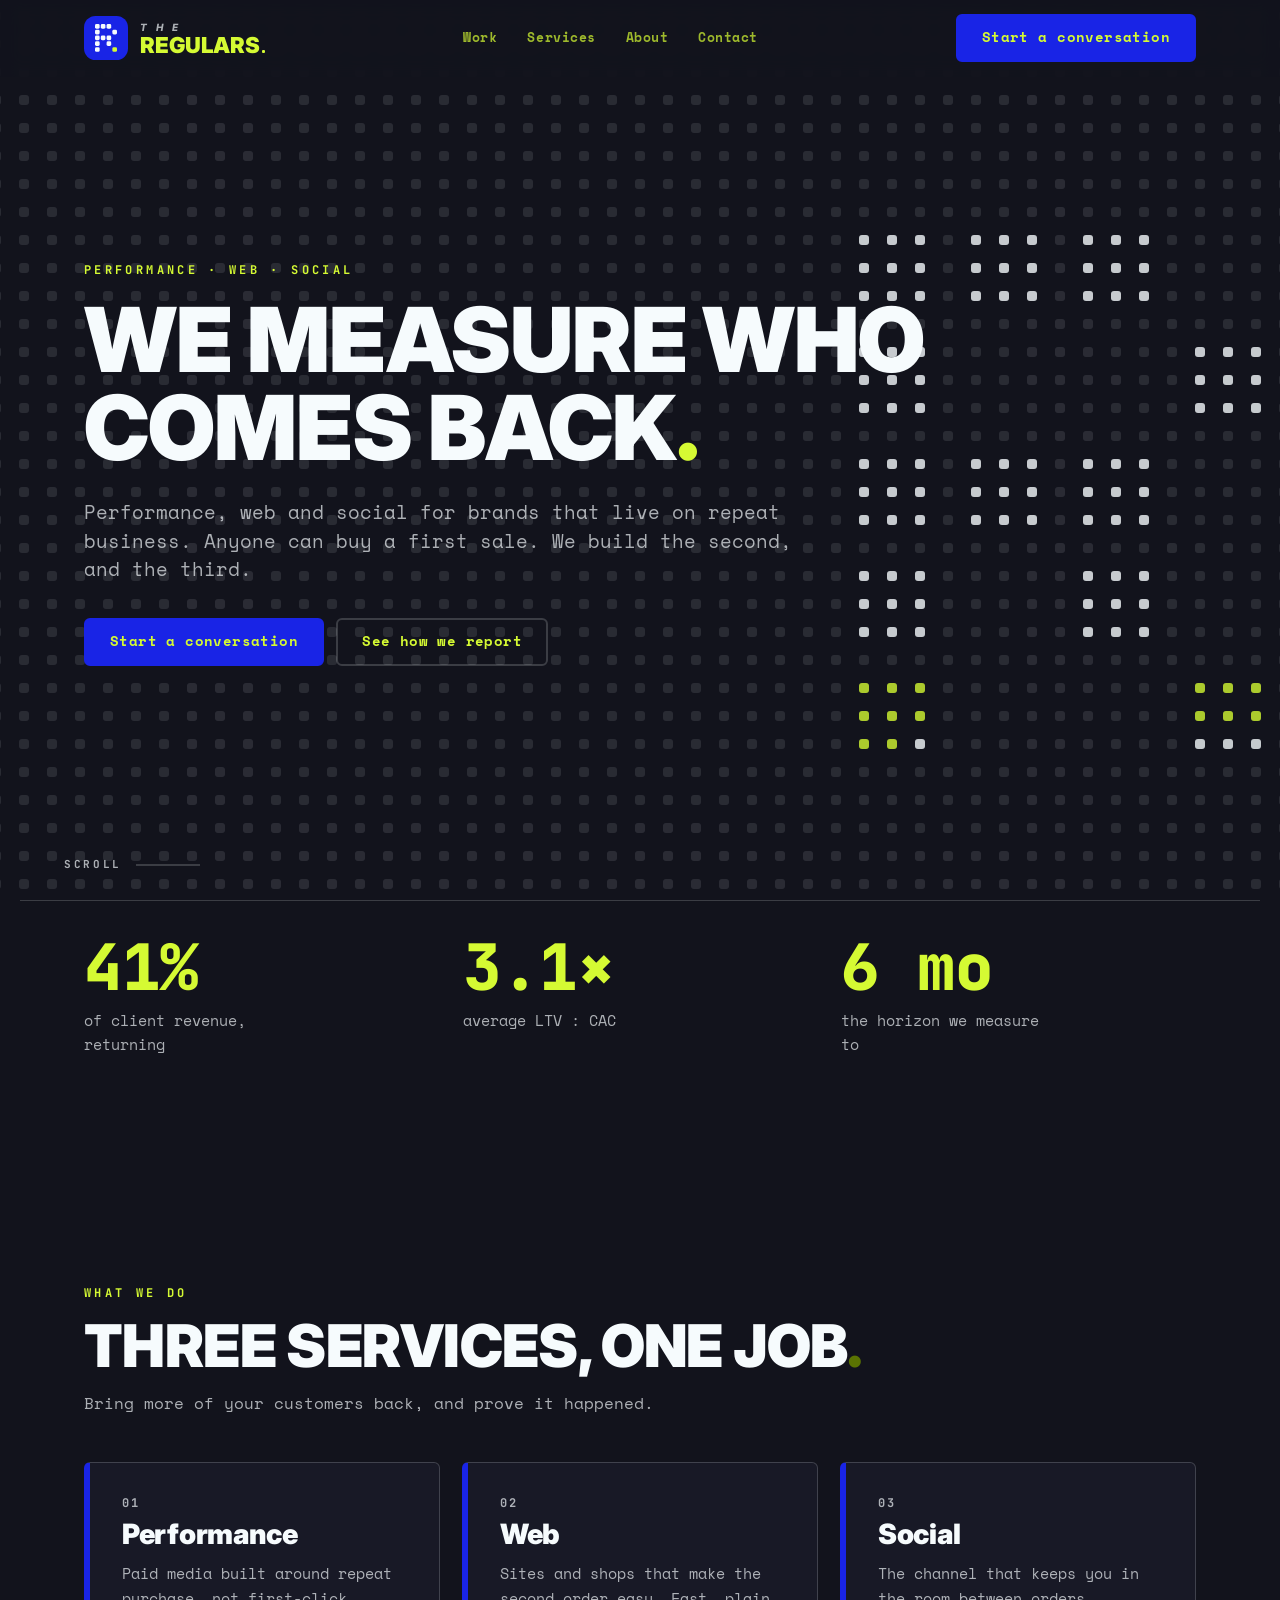
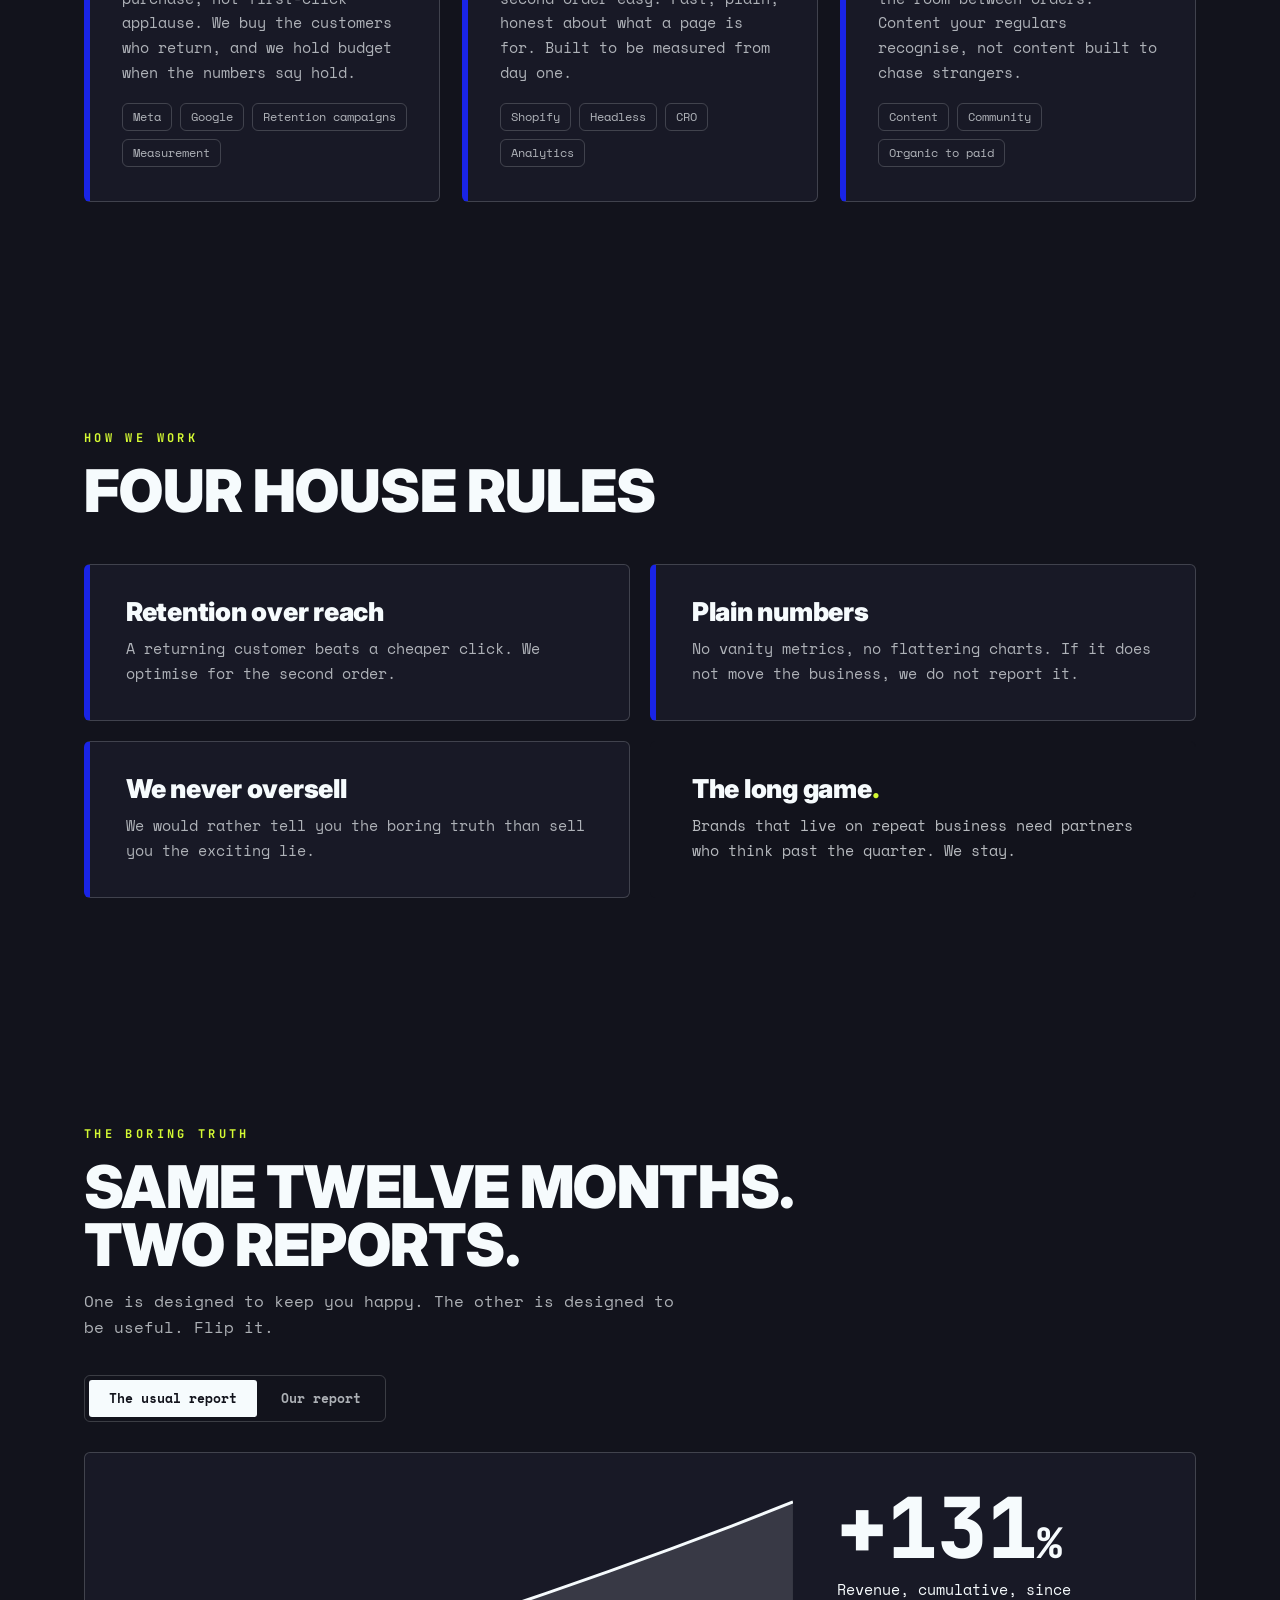
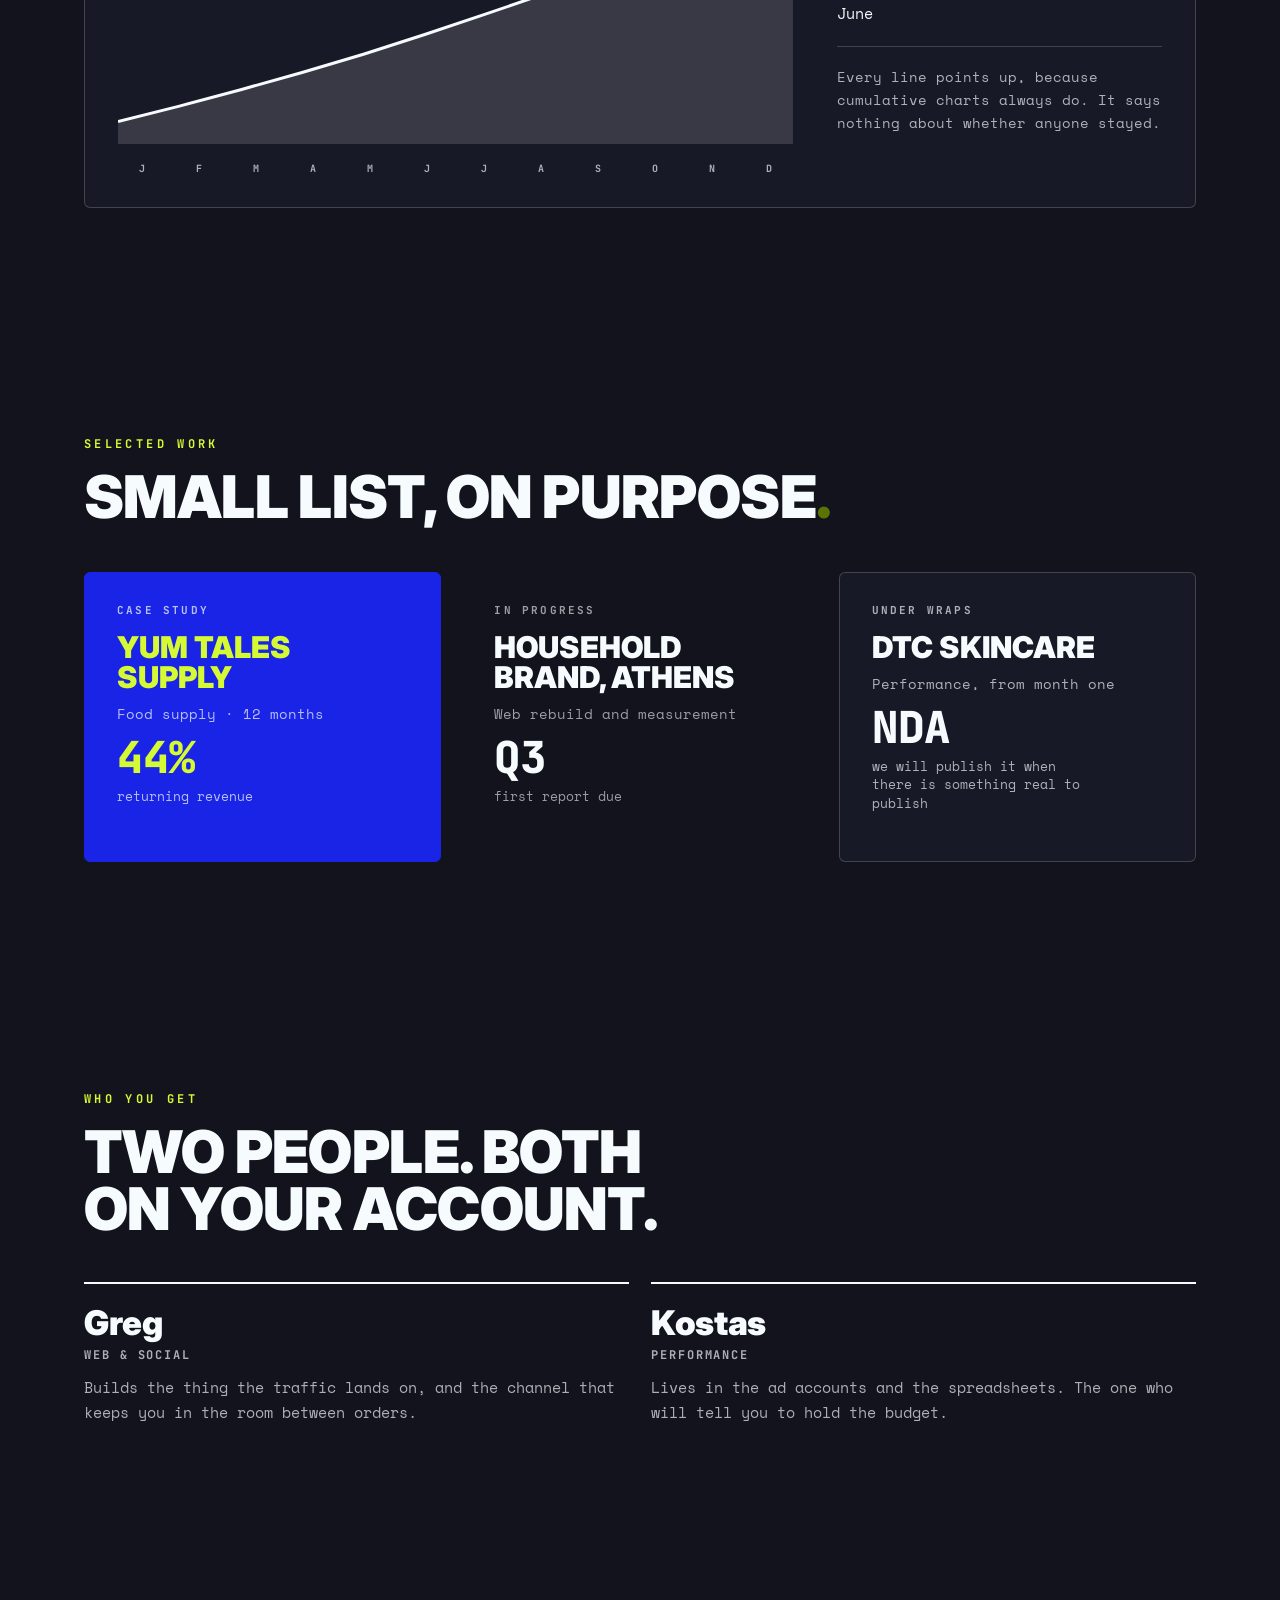
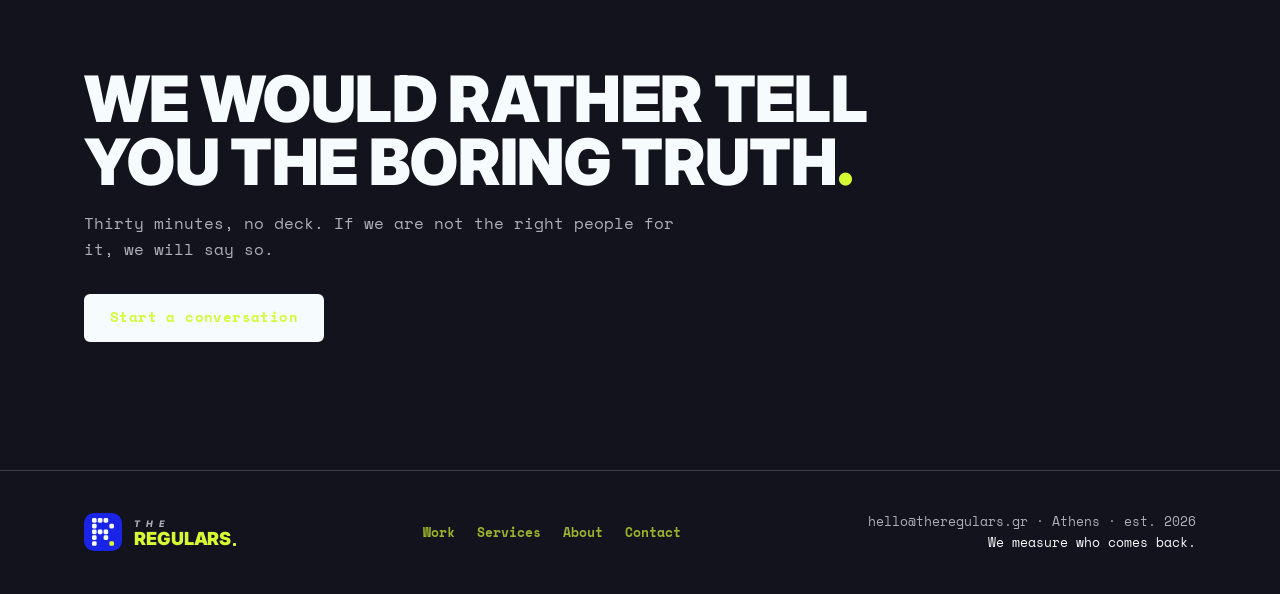
<file: versions/2/index.html>
<!doctype html>
<html lang="en" data-ground="ink">
<head>
<meta charset="utf-8">
<meta name="viewport" content="width=device-width, initial-scale=1, viewport-fit=cover">
<title>The Regulars · We measure who comes back</title>
<meta name="description" content="Performance, web and social for brands that live on repeat business. Anyone can buy a first sale. We build the second, and the third.">
<meta name="theme-color" content="#12131C">
<meta property="og:title" content="The Regulars">
<meta property="og:description" content="We measure who comes back, and we say it in plain numbers.">
<meta property="og:type" content="website">
<link rel="icon" href="data:image/svg+xml,<svg xmlns='http://www.w3.org/2000/svg' viewBox='0 0 100 100'><rect width='100' height='100' rx='26' fill='%231924e6'/><g transform='translate(23.4,16.4)' fill='%23f6fbfd'><rect width='11.2' height='11.2' rx='3.4'/><rect x='14' width='11.2' height='11.2' rx='3.4'/><rect x='28' width='11.2' height='11.2' rx='3.4'/><rect y='14' width='11.2' height='11.2' rx='3.4'/><rect x='42' y='14' width='11.2' height='11.2' rx='3.4'/><rect y='28' width='11.2' height='11.2' rx='3.4'/><rect x='14' y='28' width='11.2' height='11.2' rx='3.4'/><rect x='28' y='28' width='11.2' height='11.2' rx='3.4'/><rect y='42' width='11.2' height='11.2' rx='3.4'/><rect x='28' y='42' width='11.2' height='11.2' rx='3.4'/><rect y='56' width='11.2' height='11.2' rx='3.4'/><rect x='42' y='56' width='11.2' height='11.2' rx='3.4' fill='%23d5fa33'/></g></svg>">
<link rel="preconnect" href="https://fonts.googleapis.com">
<link rel="preconnect" href="https://fonts.gstatic.com" crossorigin>
<link href="https://fonts.googleapis.com/css2?family=Inter:wght@400;600;800;900&family=JetBrains+Mono:wght@700;800&family=Space+Mono:wght@400;700&display=swap" rel="stylesheet">
<link rel="stylesheet" href="assets/css/main.css">
</head>
<body>

<!-- the dot R, defined once -->
<svg width="0" height="0" aria-hidden="true" style="position:absolute">
  <defs>
    <g id="dR">
      <rect x="0"  y="0"  width="11.2" height="11.2" rx="3.4"/>
      <rect x="14" y="0"  width="11.2" height="11.2" rx="3.4"/>
      <rect x="28" y="0"  width="11.2" height="11.2" rx="3.4"/>
      <rect x="0"  y="14" width="11.2" height="11.2" rx="3.4"/>
      <rect x="42" y="14" width="11.2" height="11.2" rx="3.4"/>
      <rect x="0"  y="28" width="11.2" height="11.2" rx="3.4"/>
      <rect x="14" y="28" width="11.2" height="11.2" rx="3.4"/>
      <rect x="28" y="28" width="11.2" height="11.2" rx="3.4"/>
      <rect x="0"  y="42" width="11.2" height="11.2" rx="3.4"/>
      <rect x="28" y="42" width="11.2" height="11.2" rx="3.4"/>
      <rect x="0"  y="56" width="11.2" height="11.2" rx="3.4"/>
    </g>
  </defs>
</svg>

<canvas id="matrix" aria-hidden="true"></canvas>
<a class="skip" href="#main">Skip to content</a>

<header class="nav" id="nav">
  <div class="nav__in">
    <a class="lockup" href="#/" aria-label="The Regulars, home">
      <span class="lockup__box"><svg class="mark" viewBox="0 0 53.2 67.2" aria-hidden="true"><use href="#dR"/><rect class="mark__dot" x="42" y="56" width="11.2" height="11.2" rx="3.4"/></svg></span>
      <span class="lockup__type">
        <span class="lockup__the"><i>T</i><i>H</i><i>E</i></span>
        <span class="lockup__word">REGULARS<b></b></span>
      </span>
    </a>

    <nav class="nav__links" aria-label="Main">
      <a href="#/work">Work</a>
      <a href="#/services">Services</a>
      <a href="#/about">About</a>
      <a href="#/contact">Contact</a>
    </nav>

    <div class="nav__end">
      <a class="btn btn--pri" href="#/contact">Start a conversation</a>
      <button class="burger" id="burger" type="button" aria-label="Menu" aria-expanded="false"><i></i><i></i></button>
    </div>
  </div>
</header>

<main id="main">

<!-- ══════════════ HOME ══════════════ -->
<div class="route" data-route="">

  <section class="hero" data-ground="ink">
    <div class="wrap">
      <p class="eyebrow rv">Performance · Web · Social</p>
      <h1 class="rv">We measure who<br>comes back<span class="dot">.</span></h1>
      <p class="lede rv">Performance, web and social for brands that live on repeat business. Anyone can buy a first sale. We build the second, and the third.</p>
      <div class="row rv">
        <a class="btn btn--pri" href="#/contact">Start a conversation</a>
        <a class="btn btn--ghost" href="#/services">See how we report</a>
      </div>
    </div>
    <div class="hero__scroll" aria-hidden="true"><span>scroll</span><i></i></div>
  </section>

  <section class="proof" data-ground="ink">
    <div class="wrap proof__grid">
      <div class="stat rv"><p class="stat__n" data-count="41" data-suffix="%">41%</p><p class="stat__l">of client revenue, returning</p></div>
      <div class="stat rv"><p class="stat__n" data-count="3.1" data-suffix="&times;">3.1&times;</p><p class="stat__l">average LTV : CAC</p></div>
      <div class="stat rv"><p class="stat__n" data-count="6" data-suffix=" mo">6 mo</p><p class="stat__l">the horizon we measure to</p></div>
    </div>
  </section>

  <section class="sect" data-ground="surface" id="what">
    <div class="wrap">
      <p class="eyebrow rv">What we do</p>
      <h2 class="rv">Three services, one job<span class="dot dot--lime">.</span></h2>
      <p class="sub rv">Bring more of your customers back, and prove it happened.</p>
      <div class="cards">
        <article class="card rv">
          <p class="card__k">01</p>
          <h3>Performance</h3>
          <p>Paid media built around repeat purchase, not first-click applause. We buy the customers who return, and we hold budget when the numbers say hold.</p>
          <ul class="tags"><li>Meta</li><li>Google</li><li>Retention campaigns</li><li>Measurement</li></ul>
        </article>
        <article class="card rv">
          <p class="card__k">02</p>
          <h3>Web</h3>
          <p>Sites and shops that make the second order easy. Fast, plain, honest about what a page is for. Built to be measured from day one.</p>
          <ul class="tags"><li>Shopify</li><li>Headless</li><li>CRO</li><li>Analytics</li></ul>
        </article>
        <article class="card rv">
          <p class="card__k">03</p>
          <h3>Social</h3>
          <p>The channel that keeps you in the room between orders. Content your regulars recognise, not content built to chase strangers.</p>
          <ul class="tags"><li>Content</li><li>Community</li><li>Organic to paid</li></ul>
        </article>
      </div>
    </div>
  </section>

  <section class="sect" data-ground="surface" id="rules">
    <div class="wrap">
      <p class="eyebrow rv">How we work</p>
      <h2 class="rv">Four house rules</h2>
      <div class="rules">
        <div class="rule rv"><h3>Retention over reach</h3><p>A returning customer beats a cheaper click. We optimise for the second order.</p></div>
        <div class="rule rv"><h3>Plain numbers</h3><p>No vanity metrics, no flattering charts. If it does not move the business, we do not report it.</p></div>
        <div class="rule rv"><h3>We never oversell</h3><p>We would rather tell you the boring truth than sell you the exciting lie.</p></div>
        <div class="rule rule--ink rv"><h3>The long game<span class="dot">.</span></h3><p>Brands that live on repeat business need partners who think past the quarter. We stay.</p></div>
      </div>
    </div>
  </section>

  <!-- the interactive centrepiece -->
  <section class="sect truth" data-ground="ink" id="truth">
    <div class="wrap">
      <p class="eyebrow rv">The boring truth</p>
      <h2 class="rv">Same twelve months.<br>Two reports.</h2>
      <p class="sub rv">One is designed to keep you happy. The other is designed to be useful. Flip it.</p>

      <div class="truth__switch rv" role="group" aria-label="Report style">
        <button type="button" class="is-on" data-mode="usual">The usual report</button>
        <button type="button" data-mode="ours">Our report</button>
      </div>

      <div class="truth__panel rv" id="truthPanel">
        <div class="truth__chart">
          <svg id="chartUsual" viewBox="0 0 620 260" preserveAspectRatio="none" aria-hidden="true">
            <path class="area" d=""/><path class="line" d=""/>
          </svg>
          <div id="chartOurs" class="bars" aria-hidden="true"></div>
          <div class="truth__axis" id="truthAxis"></div>
        </div>
        <div class="truth__read">
          <div id="readUsual">
            <p class="truth__big">+131<span>%</span></p>
            <p class="truth__lab">Revenue, cumulative, since June</p>
            <p class="truth__note">Every line points up, because cumulative charts always do. It says nothing about whether anyone stayed.</p>
          </div>
          <div id="readOurs" hidden>
            <p class="truth__big">41<span>%</span></p>
            <p class="truth__lab">of December revenue came from customers who already bought</p>
            <ul class="truth__list">
              <li><span>Repeat-order rate</span><b>31%</b></li>
              <li><span>LTV : CAC</span><b>3.4&times;</b></li>
              <li><span>New customers, month 12</span><b>-8%</b></li>
            </ul>
            <p class="truth__note">Acquisition slowed. We said so, on the call, in month nine. The business still grew, because the base held.</p>
          </div>
        </div>
      </div>
    </div>
  </section>

  <section class="sect" data-ground="surface" id="work">
    <div class="wrap">
      <p class="eyebrow rv">Selected work</p>
      <h2 class="rv">Small list, on purpose<span class="dot dot--lime">.</span></h2>
      <div class="tiles">
        <a class="tile tile--blue rv" href="#/case">
          <span class="tile__k">Case study</span>
          <span class="tile__h">Yum Tales Supply</span>
          <span class="tile__m">Food supply · 12 months</span>
          <span class="tile__n">44%<i>returning revenue</i></span>
        </a>
        <div class="tile tile--ink rv">
          <span class="tile__k">In progress</span>
          <span class="tile__h">Household brand, Athens</span>
          <span class="tile__m">Web rebuild and measurement</span>
          <span class="tile__n">Q3<i>first report due</i></span>
        </div>
        <div class="tile rv">
          <span class="tile__k">Under wraps</span>
          <span class="tile__h">DTC skincare</span>
          <span class="tile__m">Performance, from month one</span>
          <span class="tile__n">NDA<i>we will publish it when there is something real to publish</i></span>
        </div>
      </div>
    </div>
  </section>

  <section class="sect" data-ground="surface" id="founders">
    <div class="wrap">
      <p class="eyebrow rv">Who you get</p>
      <h2 class="rv">Two people. Both on your account.</h2>
      <div class="people">
        <article class="person rv"><h3>Greg</h3><p class="person__r">Web &amp; social</p><p>Builds the thing the traffic lands on, and the channel that keeps you in the room between orders.</p></article>
        <article class="person rv"><h3>Kostas</h3><p class="person__r">Performance</p><p>Lives in the ad accounts and the spreadsheets. The one who will tell you to hold the budget.</p></article>
      </div>
    </div>
  </section>

  <section class="cta" data-ground="blue">
    <div class="wrap cta__in">
      <h2 class="rv">We would rather tell you the boring truth<span class="dot">.</span></h2>
      <p class="sub rv">Thirty minutes, no deck. If we are not the right people for it, we will say so.</p>
      <a class="btn btn--on-blue rv" href="#/contact">Start a conversation</a>
    </div>
  </section>
</div>

<!-- ══════════════ WORK ══════════════ -->
<div class="route" data-route="work" hidden>
  <section class="page-head" data-ground="ink">
    <div class="wrap">
      <p class="eyebrow rv">Work</p>
      <h1 class="rv">Three clients. One of them we can name<span class="dot">.</span></h1>
      <p class="lede rv">We take on few accounts because the work is monthly, hands on, and measured to six months. This page will grow slowly. That is the point.</p>
    </div>
  </section>

  <section class="sect" data-ground="surface">
    <div class="wrap">
      <div class="tiles tiles--wide">
        <a class="tile tile--blue rv" href="#/case">
          <span class="tile__k">Case study</span>
          <span class="tile__h">Yum Tales Supply</span>
          <span class="tile__m">Food supply · Athens · 12 months</span>
          <span class="tile__n">44%<i>returning revenue</i></span>
        </a>
        <div class="tile tile--ink rv">
          <span class="tile__k">In progress</span>
          <span class="tile__h">Household brand, Athens</span>
          <span class="tile__m">Web rebuild and measurement</span>
          <span class="tile__n">Q3<i>first report due</i></span>
        </div>
        <div class="tile rv">
          <span class="tile__k">Under wraps</span>
          <span class="tile__h">DTC skincare</span>
          <span class="tile__m">Performance, from month one</span>
          <span class="tile__n">NDA<i>we will publish it when there is something real to publish</i></span>
        </div>
      </div>
      <p class="note rv">No logo wall. A logo is not a result.</p>
    </div>
  </section>
</div>

<!-- ══════════════ CASE ══════════════ -->
<div class="route" data-route="case" hidden>
  <section class="page-head" data-ground="ink">
    <div class="wrap">
      <p class="eyebrow rv"><a href="#/work" class="back">Work</a> · Case study</p>
      <h1 class="rv">Yum Tales Supply<span class="dot">.</span></h1>
      <p class="lede rv">Food supply, Athens. Twelve months of the unglamorous work: fewer promotions, better measurement, and a second order that finally arrived on its own.</p>
      <div class="kpis">
        <div class="kpi rv"><p class="kpi__n" data-count="44" data-suffix="%">44%</p><p class="kpi__l">returning revenue</p></div>
        <div class="kpi rv"><p class="kpi__n" data-count="31" data-suffix="%">31%</p><p class="kpi__l">repeat-order rate</p></div>
        <div class="kpi rv"><p class="kpi__n" data-count="3.4" data-suffix="&times;">3.4&times;</p><p class="kpi__l">LTV : CAC</p></div>
      </div>
    </div>
  </section>

  <section class="sect" data-ground="surface">
    <div class="wrap case">
      <div class="case__col">
        <article class="rv"><p class="eyebrow">The problem</p><p>Sales looked healthy and the ad account looked healthy. The customer file did not. Four in five buyers never came back, and every good month needed a discount to make it good.</p></article>
        <article class="rv"><p class="eyebrow">What we did</p><p>Rebuilt measurement around cohorts instead of campaigns. Cut the two campaigns that bought one-time discount hunters. Rewrote the post-purchase flow around reorder timing, and rebuilt three product pages so a returning customer could reorder in two taps.</p></article>
        <article class="rv"><p class="eyebrow">What we did not do</p><p>We did not raise the budget for seven months. Twice we recommended spending less. The monthly report said so in one line, at the top.</p></article>
      </div>
      <div class="case__chart rv">
        <p class="eyebrow">Returning revenue, month by month</p>
        <div class="chart" id="caseChart" aria-hidden="true"></div>
        <p class="note">Blue is what came back. The last bar is the month the base outgrew acquisition.</p>
      </div>
    </div>
  </section>

  <section class="cta" data-ground="blue">
    <div class="wrap cta__in">
      <h2 class="rv">Want the same, slowly<span class="dot">.</span></h2>
      <p class="sub rv">It compounds. It also takes six months before it looks like anything.</p>
      <a class="btn btn--on-blue rv" href="#/contact">Start a conversation</a>
    </div>
  </section>
</div>

<!-- ══════════════ SERVICES ══════════════ -->
<div class="route" data-route="services" hidden>
  <section class="page-head" data-ground="ink">
    <div class="wrap">
      <p class="eyebrow rv">Services</p>
      <h1 class="rv">What we do, and how we report it<span class="dot">.</span></h1>
      <p class="lede rv">Three services that share one measurement model. You get the same four numbers every month, in the same order, whether they flatter us or not.</p>
    </div>
  </section>

  <section class="sect" data-ground="surface">
    <div class="wrap svc">
      <article class="svc__row rv">
        <div class="svc__k"><span>01</span><h2>Performance</h2></div>
        <div class="svc__body">
          <p>Meta and Google, bought against repeat purchase. We split new from returning revenue at the account level, so a good month cannot hide behind a discount. Creative is tested in small, boring increments.</p>
          <p class="svc__how"><b>How we report it</b> New customers, cost per new customer, returning revenue share, and contribution after ad spend. Four numbers, one page, every month.</p>
        </div>
      </article>
      <article class="svc__row rv">
        <div class="svc__k"><span>02</span><h2>Web</h2></div>
        <div class="svc__body">
          <p>Sites and shops in Shopify or headless, built so the second order takes two taps. Speed, clarity, and a checkout that does not lose people. Measurement is wired in before launch, not after.</p>
          <p class="svc__how"><b>How we report it</b> Conversion by customer type, reorder rate, page speed on real devices, and what changed since the last release.</p>
        </div>
      </article>
      <article class="svc__row rv">
        <div class="svc__k"><span>03</span><h2>Social</h2></div>
        <div class="svc__body">
          <p>The channel between orders. Content your existing customers recognise, in a voice that sounds like the business rather than a trend. What performs organically becomes paid, not the other way round.</p>
          <p class="svc__how"><b>How we report it</b> Reach we paid for versus reach we earned, saves and replies, and how much returning revenue arrived through the channel.</p>
        </div>
      </article>
    </div>
  </section>

  <section class="sect" data-ground="surface">
    <div class="wrap">
      <div class="panel rv">
        <h2>What a month looks like</h2>
        <ol class="steps">
          <li><span>Week 1</span><p>A short call, a one-page report, and the number we got wrong last month.</p></li>
          <li><span>Weeks 2 &amp; 3</span><p>The work. Tests run small, changes ship, nothing is announced before it is measured.</p></li>
          <li><span>Week 4</span><p>Cohorts close. We write the plain-numbers page for the month, including what we would hold or cut.</p></li>
        </ol>
      </div>
    </div>
  </section>
</div>

<!-- ══════════════ ABOUT ══════════════ -->
<div class="route" data-route="about" hidden>
  <section class="page-head" data-ground="ink">
    <div class="wrap">
      <p class="eyebrow rv">About</p>
      <h1 class="rv">Anyone can buy a first sale<span class="dot">.</span></h1>
      <p class="lede rv">The Regulars started with a frustration: an industry addicted to day-one numbers that flatter and fade. We do the unglamorous work that compounds, retention, repeat orders, the customers who come back on their own. Then we show it in plain numbers, not a flattering chart.</p>
    </div>
  </section>

  <section class="sect" data-ground="surface">
    <div class="wrap">
      <p class="eyebrow rv">What we believe</p>
      <h2 class="rv">Four house rules</h2>
      <div class="rules">
        <div class="rule rv"><h3>Retention over reach</h3><p>A returning customer beats a cheaper click. We optimise for the second order.</p></div>
        <div class="rule rv"><h3>Plain numbers</h3><p>No vanity metrics, no flattering charts. If it does not move the business, we do not report it.</p></div>
        <div class="rule rv"><h3>We never oversell</h3><p>We would rather tell you the boring truth than sell you the exciting lie.</p></div>
        <div class="rule rule--ink rv"><h3>The long game<span class="dot">.</span></h3><p>Brands that live on repeat business need partners who think past the quarter. We stay.</p></div>
      </div>
    </div>
  </section>

  <section class="sect" data-ground="surface">
    <div class="wrap">
      <p class="eyebrow rv">Founders</p>
      <h2 class="rv">Two people, Athens</h2>
      <div class="people">
        <article class="person rv"><h3>Greg</h3><p class="person__r">Web &amp; social</p><p>Builds the site and runs the channel between orders. Believes half of what gets called a creative problem is a load-time problem.</p></article>
        <article class="person rv"><h3>Kostas</h3><p class="person__r">Performance</p><p>Buys the media and keeps the measurement honest. Came out of a bigger agency and left over exactly the habits described above.</p></article>
      </div>
      <div class="voice rv">
        <div class="voice__col">
          <p class="eyebrow eyebrow--lime">We say</p>
          <p class="say">"Here's what came back this month, and what didn't."</p>
          <p class="say">"We'd hold that budget. Here's why."</p>
          <p class="say">"Slower, but it compounds."</p>
        </div>
        <div class="voice__col">
          <p class="eyebrow eyebrow--mute">We never say</p>
          <p class="say say--no">"Let's go viral and disrupt the space!"</p>
          <p class="say say--no">"Guaranteed 10&times; overnight."</p>
          <p class="say say--no">"Synergistic growth-hacking ninjas."</p>
        </div>
      </div>
      <p class="note rv">Athens · est. 2026</p>
    </div>
  </section>
</div>

<!-- ══════════════ CONTACT ══════════════ -->
<div class="route" data-route="contact" hidden>
  <section class="page-head" data-ground="ink">
    <div class="wrap">
      <p class="eyebrow rv">Contact</p>
      <h1 class="rv">Tell us what you sell<span class="dot">.</span></h1>
      <p class="lede rv">Thirty minutes, no deck. Bring last month's numbers if you have them. We will tell you plainly whether we are the right people for it.</p>
    </div>
  </section>

  <section class="sect" data-ground="surface">
    <div class="wrap contact">
      <form class="form rv" id="form" novalidate>
        <label class="f"><span>Your name</span><input id="fName" name="name" autocomplete="name" required></label>
        <label class="f"><span>Email</span><input id="fMail" name="email" type="email" autocomplete="email" required></label>
        <label class="f"><span>Website, if there is one</span><input id="fSite" name="site"></label>
        <label class="f f--full"><span>What are you selling, and what is stuck?</span><textarea id="fMsg" name="message" rows="4"></textarea></label>
        <button class="btn btn--pri" type="submit">Send it</button>
        <p class="form__msg" id="formMsg" role="status"></p>
      </form>
      <aside class="contact__side rv">
        <p class="eyebrow">Direct</p>
        <p class="contact__mail"><a href="mailto:hello@theregulars.gr">hello@theregulars.gr</a></p>
        <p class="contact__meta">Athens, Greece<br>Monday to Friday, we answer within one working day.</p>
        <p class="contact__meta contact__meta--sm">No newsletter, no drip sequence, no follow-up cadence. One reply from one of us.</p>
      </aside>
    </div>
  </section>
</div>

</main>

<footer class="foot" data-ground="ink">
  <div class="wrap foot__in">
    <a class="lockup lockup--sm" href="#/">
      <span class="lockup__box"><svg class="mark" viewBox="0 0 53.2 67.2" aria-hidden="true"><use href="#dR"/><rect class="mark__dot" x="42" y="56" width="11.2" height="11.2" rx="3.4"/></svg></span>
      <span class="lockup__type"><span class="lockup__the"><i>T</i><i>H</i><i>E</i></span><span class="lockup__word">REGULARS<b></b></span></span>
    </a>
    <nav class="foot__nav" aria-label="Footer">
      <a href="#/work">Work</a><a href="#/services">Services</a><a href="#/about">About</a><a href="#/contact">Contact</a>
    </nav>
    <p class="foot__meta">hello@theregulars.gr · Athens · est. 2026<br><span>We measure who comes back.</span></p>
  </div>
</footer>

<script src="assets/js/matrix.js" defer></script>
<script src="assets/js/app.js" defer></script>
</body>
</html>
</file>
<file: versions/2/assets/css/main.css>
/* ══════════════════════════════════════════════════════════
   THE REGULARS · site stylesheet
   Surface breathes · ink anchors · blue carries · neon sparks
   Balance 60 / 30 / 10. One neon element per viewport.
   ══════════════════════════════════════════════════════════ */

:root{
  /* brand tokens (do not invent others) */
  --surface:#F6FBFD;
  --ink:#12131C;
  --blue:#1924E6;
  --neon:#D5FA33;
  --lime:#5A7302;

  /* ground-dependent roles, default = surface */
  --ground:var(--surface);
  --on:var(--ink);
  --muted:rgb(20 23 43 / .62);
  --line:rgb(20 23 43 / .14);
  --card:#fff;
  --accent:var(--blue);
  --spark:var(--lime);
  --dots:25 36 230;      /* matrix dot colour, rgb triplet */
  --dot-a:.12;

  --display:"Inter",system-ui,-apple-system,"Helvetica Neue",Arial,sans-serif;
  --mono:"Space Mono",ui-monospace,SFMono-Regular,Menlo,monospace;
  --data:"JetBrains Mono",ui-monospace,SFMono-Regular,Menlo,monospace;

  --wrap:1240px;
  --pad:clamp(20px,5vw,72px);
  --r:6px;
  --rbox:26%;
  --fast:140ms;
  --ease:cubic-bezier(.2,.7,.3,1);
}
:root[data-ground="ink"]{
  --ground:var(--ink); --on:var(--surface);
  --muted:rgb(246 251 253 / .68);
  --line:rgb(246 251 253 / .18);
  --card:#181926;
  --accent:var(--neon);
  --spark:var(--neon);
  --dots:246 251 253; --dot-a:.10;
}
:root[data-ground="blue"]{
  --ground:var(--blue); --on:var(--surface);
  --muted:rgb(246 251 253 / .8);
  --line:rgb(246 251 253 / .28);
  --card:#1620C7;
  --accent:var(--neon);
  --spark:var(--neon);
  --dots:246 251 253; --dot-a:.12;
}

*,*::before,*::after{box-sizing:border-box}
html{-webkit-text-size-adjust:100%}
body{
  margin:0;
  background:var(--ground);
  color:var(--on);
  font:400 clamp(15px,1vw,16.5px)/1.65 var(--mono);
  overflow-x:hidden;
  transition:background .34s linear,color .34s linear;
}
h1,h2,h3{font-family:var(--display);font-weight:900;letter-spacing:-.01em;line-height:.98;margin:0;text-wrap:balance}
p{margin:0}
a{color:var(--blue);text-decoration:none;transition:color var(--fast) var(--ease)}
a:hover{color:var(--lime)}
:root[data-ground="ink"] a,:root[data-ground="blue"] a{color:var(--neon)}
:root[data-ground="ink"] a:hover,:root[data-ground="blue"] a:hover{color:var(--surface)}
button{font:inherit;color:inherit}
:focus-visible{outline:3px solid var(--blue);outline-offset:3px;border-radius:2px}
:root[data-ground="ink"] :focus-visible,:root[data-ground="blue"] :focus-visible{outline-color:var(--neon)}
::selection{background:var(--neon);color:var(--ink)}

#matrix{position:fixed;inset:0;width:100%;height:100%;z-index:0;pointer-events:none}
.nav,main,.foot{position:relative;z-index:1}
.wrap{width:100%;max-width:var(--wrap);margin-inline:auto;padding-inline:var(--pad)}
.skip{position:fixed;left:-999px;top:8px;z-index:99;background:var(--blue);color:var(--surface);padding:10px 16px}
.skip:focus{left:8px}

/* ── the mark ─────────────────────────────── */
.lockup{display:inline-flex;align-items:center;gap:12px;color:inherit}
.lockup:hover{color:inherit}
.lockup__box{
  width:44px;height:44px;border-radius:var(--rbox);background:var(--blue);
  display:grid;place-items:center;flex:none;transition:background var(--fast) var(--ease)
}
:root[data-ground="blue"] .lockup__box{background:var(--surface)}
.mark{width:22px;height:auto;fill:var(--surface)}
:root[data-ground="blue"] .mark{fill:var(--blue)}
.mark__dot{fill:var(--neon)}
:root[data-ground="blue"] .mark__dot{fill:var(--blue)}
.lockup__type{display:grid;line-height:.8}
.lockup__the{display:flex;justify-content:space-between;width:38px;font:800 10px/1 var(--display);color:var(--muted)}
.lockup__word{font:900 22px/.82 var(--display);letter-spacing:-.005em;margin-top:4px;white-space:nowrap;display:flex;align-items:flex-end}
.lockup__word b{width:.15em;height:.15em;border-radius:.045em;background:var(--spark);margin-left:.09em;margin-bottom:.02em;display:inline-block}
.lockup--sm .lockup__box{width:38px;height:38px}
.lockup--sm .lockup__word{font-size:18px}
.lockup--sm .lockup__the{width:31px;font-size:9px}

/* assemble / chase loops on the nav mark */
.mark rect{transform-box:fill-box;transform-origin:center}
.lockup:hover .mark rect,.lockup.is-busy .mark rect{animation:chase 2.6s linear infinite}
.mark rect:nth-child(1){animation-delay:0s}.mark rect:nth-child(2){animation-delay:.216s}
.mark rect:nth-child(3){animation-delay:.433s}.mark rect:nth-child(4){animation-delay:.65s}
.mark rect:nth-child(5){animation-delay:.866s}.mark rect:nth-child(6){animation-delay:1.08s}
.mark rect:nth-child(7){animation-delay:1.3s}.mark rect:nth-child(8){animation-delay:1.51s}
.mark rect:nth-child(9){animation-delay:1.73s}.mark rect:nth-child(10){animation-delay:1.94s}
.mark rect:nth-child(11){animation-delay:2.16s}.mark rect:nth-child(12){animation-delay:2.38s}
@keyframes chase{0%,88%{opacity:.42}92%,96%{opacity:1}100%{opacity:.42}}
@keyframes assemble{0%{opacity:0;transform:scale(.2)}60%{opacity:1;transform:scale(1.12)}100%{opacity:1;transform:scale(1)}}

/* ── nav ──────────────────────────────────── */
.nav{position:fixed;top:0;left:0;right:0;z-index:40;background:color-mix(in srgb,var(--ground) 86%,transparent);
  backdrop-filter:blur(10px);border-bottom:1px solid transparent;transition:border-color .3s,background .34s linear}
.nav.is-stuck{border-bottom-color:var(--line)}
.nav__in{max-width:var(--wrap);margin-inline:auto;padding:14px var(--pad);display:flex;align-items:center;gap:28px}
.nav__links{display:flex;gap:30px;margin-inline:auto;font:700 13px/1 var(--mono);letter-spacing:.04em}
.nav__links a{color:var(--on);position:relative;padding:6px 0;opacity:.72}
.nav__links a::after{content:"";position:absolute;left:0;bottom:0;height:2px;width:100%;background:var(--accent);
  transform:scaleX(0);transform-origin:left;transition:transform var(--fast) var(--ease)}
.nav__links a:hover{opacity:1;color:var(--on)}
.nav__links a:hover::after,.nav__links a.is-on::after{transform:scaleX(1)}
.nav__links a.is-on{opacity:1}
.nav__end{display:flex;align-items:center;gap:12px;flex:none}
.burger{display:none;width:40px;height:40px;border:1px solid var(--line);background:transparent;border-radius:var(--r);position:relative;cursor:pointer}
.burger i{position:absolute;left:11px;right:11px;height:2px;background:var(--on);transition:var(--fast) var(--ease)}
.burger i:nth-child(1){top:15px}.burger i:nth-child(2){bottom:15px}
.burger[aria-expanded="true"] i:nth-child(1){top:19px;transform:rotate(45deg)}
.burger[aria-expanded="true"] i:nth-child(2){bottom:19px;transform:rotate(-45deg)}

/* ── buttons ──────────────────────────────── */
.btn{display:inline-flex;align-items:center;gap:10px;padding:15px 24px;border-radius:var(--r);
  font:700 13.5px/1 var(--mono);letter-spacing:.03em;border:2px solid transparent;cursor:pointer;
  transition:background var(--fast) var(--ease),color var(--fast) var(--ease),border-color var(--fast) var(--ease),transform var(--fast) var(--ease)}
.btn--pri{background:var(--blue);color:var(--surface);border-color:var(--blue)}
.btn--pri:hover{background:var(--ink);border-color:var(--ink);color:var(--surface);transform:translateY(-2px)}
:root[data-ground="ink"] .btn--pri:hover,:root[data-ground="blue"] .btn--pri:hover{background:var(--surface);border-color:var(--surface);color:var(--ink)}
.btn--ghost{border-color:var(--line);color:var(--on)}
.btn--ghost:hover{border-color:var(--on);color:var(--on);transform:translateY(-2px)}
:root[data-ground="blue"] .btn--pri{background:var(--surface);border-color:var(--surface);color:var(--blue)}
:root[data-ground="blue"] .btn--pri:hover{background:var(--neon);border-color:var(--neon);color:var(--ink)}
.btn--on-blue{background:var(--surface);color:var(--blue);border-color:var(--surface)}
.btn--on-blue:hover{background:var(--neon);border-color:var(--neon);color:var(--ink);transform:translateY(-2px)}

/* ── type helpers ─────────────────────────── */
.eyebrow{font:700 12px/1 var(--data);letter-spacing:.28em;text-transform:uppercase;color:var(--accent)}
.eyebrow--lime{color:var(--lime)}
.eyebrow--mute{color:var(--muted)}
.eyebrow a{color:inherit;border-bottom:1px solid currentColor}
.dot{color:var(--neon)}
.dot--lime{color:var(--lime)}
.lede{font:400 clamp(17px,1.45vw,21px)/1.55 var(--mono);color:var(--muted);max-width:62ch}
.sub{color:var(--muted);max-width:60ch;font-size:clamp(15.5px,1.15vw,17.5px)}
.note{font-size:14px;color:var(--muted);margin-top:26px}

/* ── sections ─────────────────────────────── */
.sect{padding:clamp(76px,9vw,132px) 0}
.sect .eyebrow{margin-bottom:18px}
.sect h2{font-size:clamp(30px,4.6vw,60px);text-transform:uppercase;margin-bottom:16px}
.page-head{padding:clamp(120px,14vw,190px) 0 clamp(56px,7vw,86px)}
.page-head h1{font-size:clamp(34px,6vw,78px);text-transform:uppercase;margin:18px 0 22px;max-width:16ch}
.page-head .lede{max-width:52ch}

/* ── hero ─────────────────────────────────── */
.hero{min-height:100svh;display:flex;align-items:center;padding:120px 0 90px;position:relative}
.hero h1{font-size:clamp(40px,7vw,104px);max-width:15ch;text-transform:uppercase;margin:20px 0 26px}
.hero .row{display:flex;flex-wrap:wrap;gap:12px;margin-top:34px}
.hero__scroll{position:absolute;left:var(--pad);bottom:30px;display:flex;align-items:center;gap:14px;
  font:700 11px/1 var(--data);letter-spacing:.24em;text-transform:uppercase;color:var(--muted)}
.hero__scroll i{width:64px;height:2px;background:var(--line);position:relative;overflow:hidden}
.hero__scroll i::after{content:"";position:absolute;inset:0;background:var(--neon);transform:translateX(-100%);
  animation:sweep 2.4s var(--ease) infinite}
@keyframes sweep{0%{transform:translateX(-100%)}60%,100%{transform:translateX(100%)}}

/* ── proof bar ────────────────────────────── */
.proof{padding:0 0 clamp(70px,9vw,120px)}
.proof__grid{display:grid;grid-template-columns:repeat(3,1fr);gap:24px;border-top:1px solid var(--line);padding-top:34px}
.stat__n,.kpi__n{font:800 clamp(38px,5vw,64px)/1 var(--data);font-variant-numeric:tabular-nums;color:var(--accent)}
.stat__l,.kpi__l{font-size:14.5px;color:var(--muted);margin-top:10px;max-width:24ch}

/* ── cards ────────────────────────────────── */
.cards{display:grid;grid-template-columns:repeat(3,1fr);gap:22px;margin-top:46px}
.card{background:var(--card);border:1px solid var(--line);border-left:6px solid var(--blue);border-radius:var(--r);
  padding:34px 32px;display:grid;gap:12px;align-content:start;transition:transform var(--fast) var(--ease),border-color var(--fast)}
.card:hover{transform:translateY(-3px);border-left-color:var(--ink)}
.card__k{font:700 12px/1 var(--data);letter-spacing:.2em;color:var(--muted)}
.card h3{font-size:28px}
.card p{color:var(--muted)}
.tags{list-style:none;display:flex;flex-wrap:wrap;gap:8px;margin:6px 0 0;padding:0}
.tags li{font:400 12px/1 var(--mono);border:1px solid var(--line);border-radius:var(--r);padding:7px 10px;color:var(--muted)}

/* ── house rules ──────────────────────────── */
.rules{display:grid;grid-template-columns:repeat(2,1fr);gap:20px;margin-top:44px}
.rule{background:var(--card);border:1px solid var(--line);border-left:6px solid var(--blue);border-radius:var(--r);padding:34px 36px}
.rule h3{font-size:26px;margin-bottom:12px}
.rule p{color:var(--muted)}
.rule--ink{background:var(--ink);border-color:var(--ink);color:var(--surface)}
.rule--ink p{color:rgb(246 251 253 / .72)}

/* ── the boring truth ─────────────────────── */
.truth__switch{display:inline-flex;border:1px solid var(--line);border-radius:var(--r);padding:4px;gap:4px;margin:34px 0 30px}
.truth__switch button{background:transparent;border:0;border-radius:3px;padding:12px 20px;cursor:pointer;
  font:700 13px/1 var(--mono);color:var(--muted);transition:var(--fast) var(--ease)}
.truth__switch button:hover{color:var(--on)}
.truth__switch button.is-on{background:var(--surface);color:var(--ink)}
.truth__panel{display:grid;align-items:start;grid-template-columns:minmax(0,1.35fr) minmax(0,.65fr);gap:clamp(24px,3.4vw,54px);
  border:1px solid var(--line);border-radius:var(--r);padding:clamp(20px,2.6vw,36px);background:var(--card)}
.truth__chart{position:relative;height:clamp(240px,32vh,330px);display:flex;flex-direction:column}
.truth__chart svg,.truth__chart .bars{position:absolute;inset:0 0 30px;width:100%;height:calc(100% - 30px);
  transition:opacity .4s var(--ease),transform .5s var(--ease)}
.truth__chart .is-off{opacity:0;pointer-events:none;transform:translateY(10px)}
#chartUsual .area{fill:rgb(25 36 230 / .22)}
#chartUsual .line{fill:none;stroke:var(--blue);stroke-width:3;vector-effect:non-scaling-stroke}
:root[data-ground="ink"] #chartUsual .area{fill:rgb(246 251 253 / .14)}
:root[data-ground="ink"] #chartUsual .line{stroke:var(--surface)}
.bars{display:flex;align-items:flex-end;gap:clamp(4px,.8vw,10px)}
.bars .b{flex:1;display:flex;flex-direction:column;justify-content:flex-end;gap:2px;height:100%}
.bars .b i{display:block;background:var(--blue);border-radius:2px;transition:height .55s var(--ease)}
.bars .b i.new{background:rgb(246 251 253 / .15)}
.bars .b.last i:not(.new){background:var(--neon)}
.truth__axis{position:absolute;left:0;right:0;bottom:0;display:flex;gap:clamp(4px,.8vw,10px);
  font:700 10px/1 var(--data);color:var(--muted);letter-spacing:.06em}
.truth__axis span{flex:1;text-align:center}
.truth__big{font:800 clamp(52px,7vw,84px)/1 var(--data);color:var(--on);font-variant-numeric:tabular-nums}
.truth__big span{font-size:.5em}
.truth__lab{font-size:14.5px;color:var(--on);margin-top:8px;max-width:26ch}
.truth__note{font-size:14px;color:var(--muted);margin-top:20px;border-top:1px solid var(--line);padding-top:18px}
.truth__list{list-style:none;margin:22px 0 0;padding:0;display:grid;gap:12px}
.truth__list li{display:flex;justify-content:space-between;align-items:baseline;gap:14px;border-top:1px solid var(--line);padding-top:12px;font-size:14px;color:var(--muted)}
.truth__list b{font:800 22px/1 var(--data);color:var(--on);font-variant-numeric:tabular-nums}

/* ── work tiles ───────────────────────────── */
.tiles{display:grid;grid-template-columns:repeat(3,1fr);gap:20px;margin-top:46px}
.tiles--wide{margin-top:0}
.tile{display:grid;align-content:start;gap:10px;min-height:290px;padding:32px;border:1px solid var(--line);
  border-radius:var(--r);background:var(--card);color:var(--on);transition:transform var(--fast) var(--ease)}
a.tile:hover{transform:translateY(-4px)}
.tile__k{font:700 11px/1 var(--data);letter-spacing:.2em;text-transform:uppercase;color:var(--muted)}
.tile__h{font:900 30px/1 var(--display);text-transform:uppercase;margin-top:6px}
.tile__m{font-size:14px;color:var(--muted)}
.tile__n{margin-top:auto;font:800 44px/1 var(--data);display:grid;gap:8px;font-variant-numeric:tabular-nums}
.tile__n i{font:400 13px/1.4 var(--mono);font-style:normal;color:var(--muted);max-width:26ch}
.tile--blue{background:var(--blue);border-color:var(--blue);color:var(--surface)}
.tile--blue .tile__k,.tile--blue .tile__m,.tile--blue .tile__n i{color:rgb(246 251 253 / .72)}
.tile--blue .tile__n{color:var(--neon)}
.tile--ink{background:var(--ink);border-color:var(--ink);color:var(--surface)}
.tile--ink .tile__k,.tile--ink .tile__m,.tile--ink .tile__n i{color:rgb(246 251 253 / .6)}

/* ── people ───────────────────────────────── */
.people{display:grid;grid-template-columns:repeat(2,1fr);gap:22px;margin-top:44px}
.person{border-top:2px solid var(--on);padding-top:22px}
.person h3{font-size:34px}
.person__r{font:700 12px/1 var(--data);letter-spacing:.16em;text-transform:uppercase;color:var(--blue);margin:10px 0 14px}
.person p{color:var(--muted)}

/* ── voice ────────────────────────────────── */
.voice{display:grid;grid-template-columns:repeat(2,1fr);gap:26px;margin-top:64px}
.voice__col{display:grid;gap:14px;align-content:start}
.say{background:var(--card);border:1px solid var(--line);border-radius:var(--r);padding:20px 24px;font-size:16px}
.say--no{border-style:dashed;color:var(--muted);text-decoration:line-through}

/* ── cta band ─────────────────────────────── */
.cta{padding:clamp(80px,10vw,140px) 0}
.cta__in{display:grid;gap:18px;justify-items:start}
.cta h2{font-size:clamp(30px,5vw,66px);text-transform:uppercase;max-width:18ch}
.cta .btn{margin-top:14px}

/* ── case study ───────────────────────────── */
.kpis{display:grid;grid-template-columns:repeat(3,1fr);gap:22px;margin-top:46px;border-top:1px solid var(--line);padding-top:30px}
.case{display:grid;grid-template-columns:minmax(0,1fr) minmax(0,1fr);gap:clamp(28px,4vw,64px);align-items:start}
.case__col{display:grid;gap:34px}
.case__col p:not(.eyebrow){color:var(--muted);margin-top:12px}
.case__chart{border:1px solid var(--line);border-radius:var(--r);padding:28px;background:var(--card)}
.chart{display:flex;align-items:flex-end;gap:8px;height:260px;margin-top:22px}
.chart .cb{flex:1;display:flex;flex-direction:column;justify-content:flex-end;gap:8px;height:100%}
.chart .cb i{display:block;background:var(--blue);border-radius:2px;height:0;transition:height .7s var(--ease)}
.chart .cb.last i{background:var(--neon)}
.chart .cb span{font:700 10px/1 var(--data);color:var(--muted);text-align:center}

/* ── services ─────────────────────────────── */
.svc{display:grid;gap:0}
.svc__row{display:grid;grid-template-columns:minmax(160px,.3fr) minmax(0,1fr);gap:clamp(20px,3vw,54px);
  border-top:2px solid var(--on);padding:38px 0}
.svc__k{display:grid;gap:12px;align-content:start}
.svc__k span{font:800 14px/1 var(--data);letter-spacing:.2em;color:var(--blue)}
.svc__k h2{font-size:clamp(26px,2.6vw,34px);text-transform:uppercase;margin:0;overflow-wrap:anywhere}
.svc__body{display:grid;gap:18px;color:var(--muted);max-width:66ch}
.svc__how{border-left:3px solid var(--blue);padding-left:18px;color:var(--on)}
.svc__how b{font-family:var(--data);font-size:12px;letter-spacing:.16em;text-transform:uppercase;color:var(--blue);display:block;margin-bottom:6px}
.panel{border:1px solid var(--line);border-radius:var(--r);background:var(--card);padding:clamp(26px,3.4vw,46px)}
.panel h2{font-size:clamp(24px,3vw,38px);text-transform:uppercase;margin-bottom:26px}
.steps{list-style:none;margin:0;padding:0;display:grid;grid-template-columns:repeat(3,1fr);gap:24px}
.steps li{border-top:1px solid var(--line);padding-top:18px}
.steps span{font:700 12px/1 var(--data);letter-spacing:.16em;text-transform:uppercase;color:var(--blue)}
.steps p{color:var(--muted);margin-top:10px;font-size:15px}

/* ── contact ──────────────────────────────── */
.contact{display:grid;grid-template-columns:minmax(0,1.25fr) minmax(0,.75fr);gap:clamp(26px,4vw,72px);align-items:start}
.form{display:grid;grid-template-columns:repeat(2,1fr);gap:18px}
.f{display:grid;gap:8px}
.f--full{grid-column:1/-1}
.f span{font:700 11.5px/1 var(--data);letter-spacing:.16em;text-transform:uppercase;color:var(--muted)}
.f input,.f textarea{width:100%;background:var(--card);border:1px solid var(--line);border-radius:var(--r);
  padding:14px 15px;font:400 15.5px/1.5 var(--mono);color:var(--on);transition:border-color var(--fast) var(--ease)}
.f input:focus,.f textarea:focus{border-color:var(--blue);outline:none}
.f.is-bad input,.f.is-bad textarea{border-color:#c3261a}
.form .btn{grid-column:1/-1;justify-self:start}
.form__msg{grid-column:1/-1;font-size:14px;color:var(--lime);min-height:1.4em}
.contact__side{border-top:2px solid var(--on);padding-top:24px;display:grid;gap:16px}
.contact__mail{font:900 clamp(20px,2.2vw,30px)/1.1 var(--display)}
.contact__mail a{color:var(--accent)}
.contact__meta{color:var(--muted);font-size:15px}
.contact__meta--sm{font-size:13.5px;border-top:1px solid var(--line);padding-top:16px}

/* ── footer ───────────────────────────────── */
.foot{border-top:1px solid var(--line);padding:40px 0}
.foot__in{display:flex;flex-wrap:wrap;gap:22px 40px;align-items:center;justify-content:space-between}
.foot__nav{display:flex;gap:22px;font:700 13px/1 var(--mono)}
.foot__nav a{color:var(--on);opacity:.7}
.foot__nav a:hover{opacity:1;color:var(--neon)}
.foot__meta{font-size:13px;color:var(--muted);text-align:right}
.foot__meta span{color:var(--on)}

/* ── reveal + route transition ────────────── */
.rv{opacity:0;transform:translateY(18px);transition:opacity .6s var(--ease),transform .6s var(--ease)}
.rv.in{opacity:1;transform:none}
.route{animation:routeIn .38s var(--ease) both}
@keyframes routeIn{from{opacity:0;transform:translateY(12px)}}

/* ── responsive ───────────────────────────── */
@media (max-width:1040px){
  .cards,.tiles,.truth__panel,.case,.contact,.steps{grid-template-columns:1fr}
  .truth__chart{min-height:230px}
  .form{grid-template-columns:1fr}
}
@media (max-width:820px){
  .nav__links{position:fixed;inset:70px 0 auto;flex-direction:column;gap:0;margin:0;padding:6px var(--pad) 24px;
    background:color-mix(in srgb,var(--ground) 97%,transparent);border-bottom:1px solid var(--line);
    backdrop-filter:blur(14px);transform:translateY(-115%);visibility:hidden;
    transition:transform .34s var(--ease),visibility .34s;font-size:20px}
  .nav.is-open .nav__links{transform:none;visibility:visible}
  .lockup__box{width:38px;height:38px}
  .lockup__word{font-size:19px}
  .lockup__the{width:33px;font-size:9px}
  .nav__links a{padding:16px 0;border-bottom:1px solid var(--line);font-family:var(--display);font-weight:900;
    text-transform:uppercase;letter-spacing:-.01em;opacity:1}
  .nav__links a::after{display:none}
  .burger{display:block}
  .nav__end .btn{display:none}
  .rules,.people,.voice,.proof__grid,.kpis{grid-template-columns:1fr}
  .svc__row{grid-template-columns:1fr;gap:16px}
  .foot__in{flex-direction:column;align-items:flex-start}
  .foot__meta{text-align:left}
  .hero__scroll{display:none}
  .stat__l,.kpi__l{max-width:none}
}

/* ── motion off ───────────────────────────── */
@media (prefers-reduced-motion:reduce){
  *,*::before,*::after{animation-duration:.001ms!important;animation-iteration-count:1!important;transition-duration:.001ms!important}
  .rv{opacity:1;transform:none}
}
</file>
